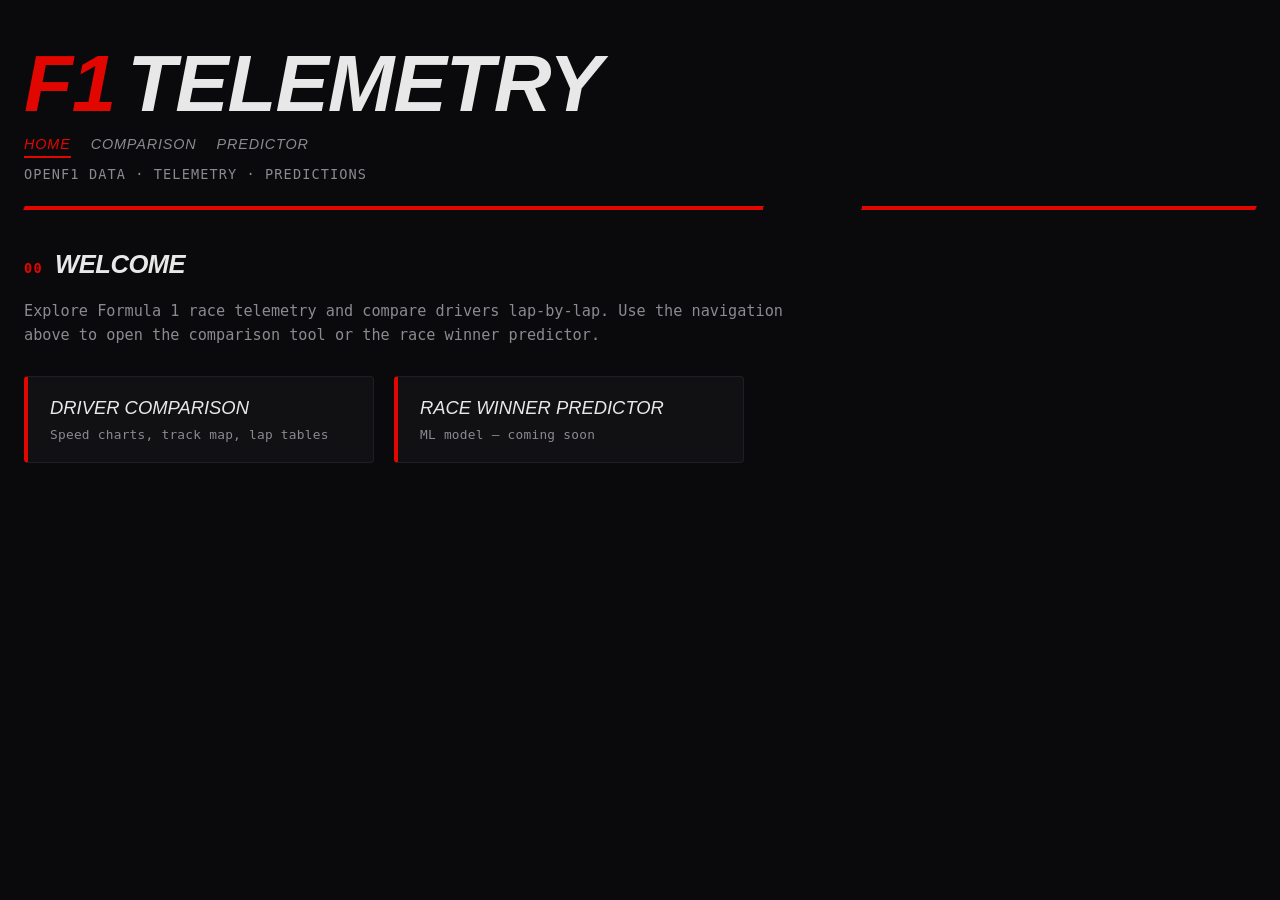
<file: index.html>
<!DOCTYPE html>
<html lang="en">
<head>
    <meta charset="UTF-8">
    <meta name="viewport" content="width=device-width, initial-scale=1.0">
    <title>F1 Telemetry — Home</title>
    <link rel="stylesheet" href="css/style.css">
</head>
<body>
    <header class="site-header">
        <div class="wordmark">
            <span class="wordmark-f1">F1</span><span class="wordmark-rest">TELEMETRY</span>
        </div>
        <nav class="main-nav">
            <a href="index.html" class="main-nav__link main-nav__link--active">Home</a>
            <a href="comparison.html" class="main-nav__link">Comparison</a>
            <a href="predictor.html" class="main-nav__link">Predictor</a>
        </nav>
        <p class="subhead">OpenF1 data · telemetry · predictions</p>
    </header>

    <div class="sector-rule" aria-hidden="true"></div>

    <main>
        <section class="home-hero">
            <div class="section-label">
                <span class="section-index">00</span>
                <h2>Welcome</h2>
            </div>
            <p class="home-lead">
                Explore Formula 1 race telemetry and compare drivers lap-by-lap.
                Use the navigation above to open the comparison tool or the race winner predictor.
            </p>
            <div class="home-links">
                <a href="comparison.html" class="home-card">
                    <span class="home-card__title">Driver comparison</span>
                    <span class="home-card__desc">Speed charts, track map, lap tables</span>
                </a>
                <a href="predictor.html" class="home-card">
                    <span class="home-card__title">Race winner predictor</span>
                    <span class="home-card__desc">ML model — coming soon</span>
                </a>
            </div>
        </section>
    </main>
</body>
</html>
</file>
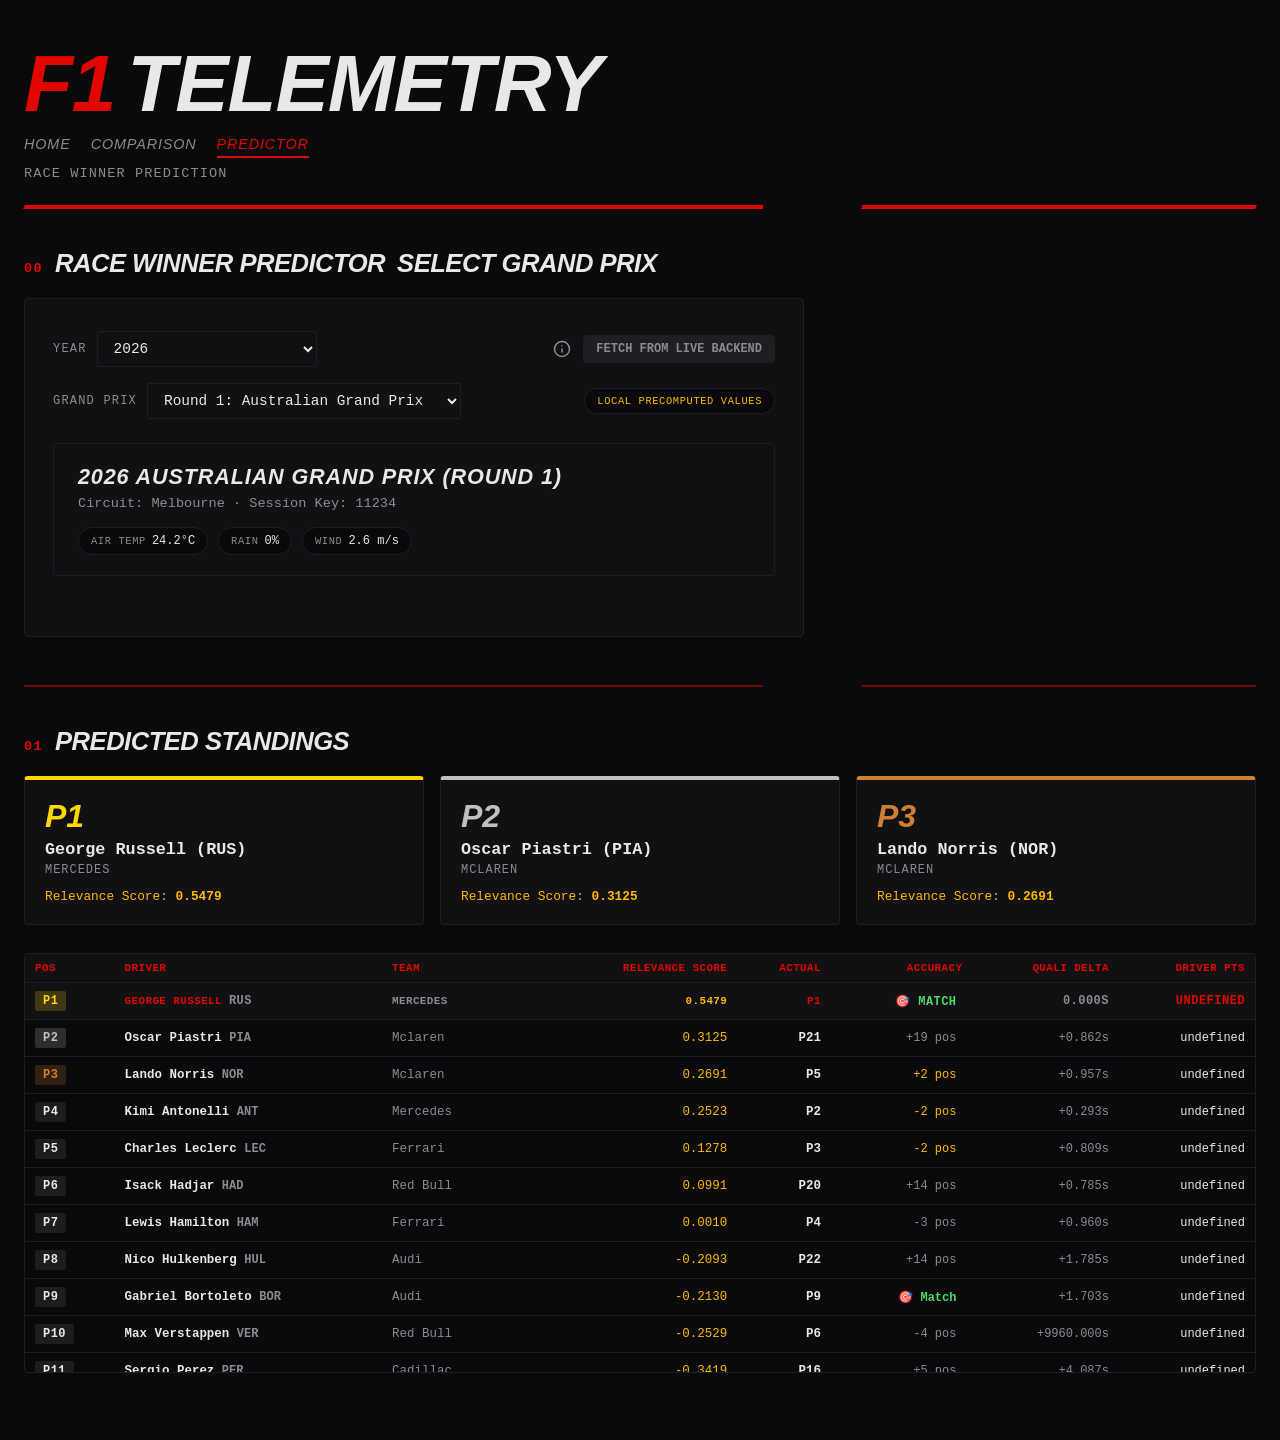
<file: predictor.html>
<!DOCTYPE html>
<html lang="en">
<head>
    <meta charset="UTF-8">
    <meta name="viewport" content="width=device-width, initial-scale=1.0">
    <title>F1 Telemetry — Predictor</title>
    <link rel="stylesheet" href="css/style.css">
</head>
<body>
    <script src="js/pages/predictor.js" type="module"></script>

    <header class="site-header">
        <div class="wordmark">
            <span class="wordmark-f1">F1</span><span class="wordmark-rest">TELEMETRY</span>
        </div>
        <nav class="main-nav">
            <a href="index.html" class="main-nav__link">Home</a>
            <a href="comparison.html" class="main-nav__link">Comparison</a>
            <a href="predictor.html" class="main-nav__link main-nav__link--active">Predictor</a>
        </nav>
        <p class="subhead">Race winner prediction</p>
    </header>

    <div class="sector-rule" aria-hidden="true"></div>

    <main>
        <section class="predictor-section">
            <div class="section-label">
                <span class="section-index">00</span>
                <h2>Race winner predictor</h2>
                <h2>Select Grand Prix</h2>
            </div>

            <div class="predictor-panel">            
                <style>
                .tooltip-container { position: relative; display: flex; align-items: center; justify-content: center; cursor: help; color: var(--text-dim); transition: color 0.2s; }
                .tooltip-container:hover { color: var(--text); }
                .tooltip-text { visibility: hidden; width: 280px; background-color: var(--panel); color: var(--text); text-align: left; border-radius: 6px; padding: 12px; position: absolute; z-index: 10; top: 150%; right: 0; border: 1px solid var(--panel-line); font-size: 0.75rem; font-family: var(--font-mono); line-height: 1.4; box-shadow: 0 4px 12px rgba(0,0,0,0.5); opacity: 0; transition: opacity 0.2s; text-transform: none; font-weight: normal; }
                .tooltip-container:hover .tooltip-text { visibility: visible; opacity: 1; }
                </style>
                <div class="predictor-selector-bar" style="flex-direction: column; align-items: stretch; gap: 16px;">
                    <!-- Row 1: Year and Toggle -->
                    <div style="display: flex; justify-content: space-between; align-items: center; width: 100%;">
                        <div class="driver-select">
                            <label for="predictorYearSelect">YEAR</label>
                            <select id="predictorYearSelect" aria-label="Select Season Year"></select>
                        </div>
                        <div style="display: flex; align-items: center; gap: 12px;">
                            <div class="tooltip-container">
                                <svg xmlns="http://www.w3.org/2000/svg" width="18" height="18" viewBox="0 0 24 24" fill="none" stroke="currentColor" stroke-width="2" stroke-linecap="round" stroke-linejoin="round"><circle cx="12" cy="12" r="10"></circle><line x1="12" y1="16" x2="12" y2="12"></line><line x1="12" y1="8" x2="12.01" y2="8"></line></svg>
                                <span class="tooltip-text">The free Render backend winds down after 15 minutes of inactivity. It may take 1-2 minutes to boot back up. Use this button to instantly view precomputed values while waiting!</span>
                            </div>
                            <button id="dataSourceToggleBtn" style="padding: 6px 12px; border-radius: 4px; border: 1px solid var(--panel-line); font-family: var(--font-mono); font-size: 0.75rem; font-weight: 700; cursor: pointer; transition: all 0.2s; background: var(--panel-line); color: var(--text-dim);">LOADING...</button>
                        </div>
                    </div>
                    
                    <!-- Row 2: Race and Status -->
                    <div style="display: flex; justify-content: space-between; align-items: center; width: 100%;">
                        <div class="driver-select">
                            <label for="predictorRaceSelect">GRAND PRIX</label>
                            <select id="predictorRaceSelect" aria-label="Select Grand Prix"></select>
                        </div>
                        <span id="predictorStatusBadge" class="weather-pill">
                            <span id="predictorStatusText" class="weather-pill__label">MODEL</span>
                        </span>
                    </div>
                </div>

                <div id="raceMetaCard" class="predictor-meta-card" style="display: none;">
                    <div class="predictor-meta-info">
                        <h3 id="raceTitle">Bahrain Grand Prix</h3>
                        <p id="raceCircuit" class="predictor-meta-details">Sakhir International Circuit</p>
                    </div>
                    <div id="raceWeather" class="predictor-weather-pills">
                        <!-- Populated dynamically -->
                    </div>
                </div>
            </div>
        </section>

        <div class="sector-rule sector-rule--thin" aria-hidden="true"></div>

        <section class="standings-section">
            <div class="section-label">
                <span class="section-index">01</span>
                <h2>Predicted Standings</h2>
            </div>

            <div id="podiumGrid" class="podium-grid">
                <!-- P1, P2, P3 cards populated dynamically -->
            </div>

            <div class="table-scroll">
                <table id="standingsTable">
                    <thead>
                        <tr>
                            <th style="text-align: left;">POS</th>
                            <th style="text-align: left;">DRIVER</th>
                            <th style="text-align: left;">TEAM</th>
                            <th>RELEVANCE SCORE</th>
                            <th>ACTUAL</th>
                            <th>ACCURACY</th>
                            <th>QUALI DELTA</th>
                            <th>DRIVER PTS</th>
                        </tr>
                    </thead>
                    <tbody id="standingsTableBody">
                        <!-- Populated dynamically -->
                    </tbody>
                </table>
            </div>
        </section>
    </main>

    <div id="alertDock" class="alert-dock" aria-live="polite">
        <div id="backendLoadingAlert" class="alert-cube alert-cube--info" hidden>
            <p class="alert-cube__text">Connecting to the Predictor backend... this may take up to 50s if the server is starting up.</p>
        </div>
    </div>
</body>
</html>
</file>
<file: css/style.css>
/* ---------- Tokens ---------- */
:root {
    --bg: #0a0a0c;
    --panel: #111114;
    --panel-line: #1e1e24;
    --text: #e8e8e8;
    --text-dim: #8a8a90;
    --red: #e10600;
    --amber: #ffb800;
    --max-color: #4da6ff;
    --lewis-color: #e10600;

    --font-display: 'Arial Narrow', 'Helvetica Neue Condensed', sans-serif;
    --font-mono: 'Consolas', 'SF Mono', 'Roboto Mono', monospace;
}

* {
    box-sizing: border-box;
}

body {
    background: var(--bg);
    color: var(--text);
    font-family: var(--font-mono);
    margin: 0;
    padding: 0 24px 64px;
}

/* ---------- Header / wordmark ---------- */
.site-header {
    padding: 48px 0 24px;
}

.wordmark {
    font-family: var(--font-display);
    font-weight: 900;
    font-style: italic;
    letter-spacing: -1px;
    line-height: 0.9;
    font-size: clamp(2.5rem, 7vw, 5rem);
    text-transform: uppercase;
}

.wordmark-f1 {
    color: var(--red);
    margin-right: 0.15em;
}

.wordmark-rest {
    color: var(--text);
}

.subhead {
    font-family: var(--font-mono);
    color: var(--text-dim);
    font-size: 0.85rem;
    letter-spacing: 0.08em;
    text-transform: uppercase;
    margin: 8px 0 0;
}

/* ---------- Navigation ---------- */
.main-nav {
    display: flex;
    gap: 20px;
    margin-top: 16px;
    flex-wrap: wrap;
}

.main-nav__link {
    font-family: var(--font-display);
    font-style: italic;
    text-transform: uppercase;
    font-size: 0.9rem;
    letter-spacing: 0.06em;
    color: var(--text-dim);
    text-decoration: none;
    padding-bottom: 4px;
    border-bottom: 2px solid transparent;
}

.main-nav__link:hover {
    color: var(--text);
}

.main-nav__link--active {
    color: var(--red);
    border-bottom-color: var(--red);
}

/* ---------- Home page ---------- */
.home-lead {
    color: var(--text-dim);
    font-size: 0.95rem;
    line-height: 1.6;
    max-width: 780px;
    margin: 0 0 28px;
}

.home-links {
    display: grid;
    grid-template-columns: repeat(auto-fit, minmax(260px, 1fr));
    gap: 20px;
    max-width: 720px;
}

.home-card {
    display: flex;
    flex-direction: column;
    gap: 8px;
    background: var(--panel);
    border: 1px solid var(--panel-line);
    border-left: 4px solid var(--red);
    border-radius: 4px;
    padding: 20px 22px;
    text-decoration: none;
    color: var(--text);
    transition: border-color 0.15s ease;
}

.home-card:hover {
    border-left-color: var(--amber);
}

.home-card__title {
    font-family: var(--font-display);
    font-style: italic;
    text-transform: uppercase;
    font-size: 1.15rem;
}

.home-card__desc {
    font-size: 0.8rem;
    color: var(--text-dim);
    letter-spacing: 0.02em;
}

/* ---------- Predictor page ---------- */
.predictor-panel {
    background: var(--panel);
    border: 1px solid var(--panel-line);
    border-radius: 4px;
    padding: 32px 28px;
    max-width: 780px;
}

.predictor-placeholder {
    font-size: 0.95rem;
    line-height: 1.55;
    margin: 0 0 16px;
}

.predictor-hint {
    font-size: 0.78rem;
    color: var(--text-dim);
    margin: 0;
}

.predictor-hint code {
    color: var(--amber);
    font-size: 0.75rem;
}

/* Predictor interactive elements */
.predictor-selector-bar {
    display: flex;
    align-items: center;
    gap: 16px;
    flex-wrap: wrap;
    margin-bottom: 24px;
}

.predictor-meta-card {
    background: var(--panel);
    border: 1px solid var(--panel-line);
    border-radius: 4px;
    padding: 20px 24px;
    margin-bottom: 28px;
    display: flex;
    justify-content: space-between;
    align-items: center;
    flex-wrap: wrap;
    gap: 16px;
}

.predictor-meta-info h3 {
    margin: 0 0 6px;
    font-family: var(--font-display);
    font-style: italic;
    text-transform: uppercase;
    font-size: 1.35rem;
    letter-spacing: 0.04em;
    color: var(--text);
}

.predictor-meta-details {
    color: var(--text-dim);
    font-size: 0.85rem;
    margin: 0;
}

.predictor-weather-pills {
    display: flex;
    gap: 10px;
    flex-wrap: wrap;
}

.weather-pill {
    background: var(--bg);
    border: 1px solid var(--panel-line);
    border-radius: 20px;
    padding: 6px 12px;
    font-size: 0.75rem;
    color: var(--text);
    display: flex;
    align-items: center;
    gap: 6px;
}

.weather-pill__label {
    color: var(--text-dim);
    text-transform: uppercase;
    font-size: 0.65rem;
    letter-spacing: 0.06em;
}

/* Podium Cards */
.podium-grid {
    display: grid;
    grid-template-columns: repeat(3, 1fr);
    gap: 16px;
    margin-bottom: 28px;
}

@media (max-width: 768px) {
    .podium-grid {
        grid-template-columns: 1fr;
    }
}

.podium-card {
    background: var(--panel);
    border: 1px solid var(--panel-line);
    border-radius: 4px;
    padding: 20px;
    position: relative;
    overflow: hidden;
    transition: transform 0.15s ease, border-color 0.15s ease;
}

.podium-card:hover {
    transform: translateY(-2px);
}

.podium-card--p1 {
    border-top: 4px solid #ffd700;
}

.podium-card--p2 {
    border-top: 4px solid #c0c0c0;
}

.podium-card--p3 {
    border-top: 4px solid #cd7f32;
}

.podium-card__rank {
    font-family: var(--font-display);
    font-weight: 900;
    font-style: italic;
    font-size: 2rem;
    line-height: 1;
    margin-bottom: 8px;
}

.podium-card--p1 .podium-card__rank { color: #ffd700; }
.podium-card--p2 .podium-card__rank { color: #c0c0c0; }
.podium-card--p3 .podium-card__rank { color: #cd7f32; }

.podium-card__name {
    font-size: 1.05rem;
    font-weight: 700;
    margin: 0 0 4px;
    color: var(--text);
}

.podium-card__team {
    font-size: 0.75rem;
    color: var(--text-dim);
    text-transform: uppercase;
    letter-spacing: 0.08em;
    margin: 0 0 12px;
}

.podium-card__score {
    font-size: 0.8rem;
    color: var(--amber);
}

.pos-tag {
    display: inline-block;
    padding: 3px 8px;
    border-radius: 2px;
    font-weight: 700;
    font-size: 0.75rem;
    letter-spacing: 0.04em;
    text-transform: uppercase;
}

.pos-tag--p1 { background: rgba(255, 215, 0, 0.2); color: #ffd700; }
.pos-tag--p2 { background: rgba(192, 192, 192, 0.2); color: #c0c0c0; }
.pos-tag--p3 { background: rgba(205, 127, 50, 0.2); color: #cd7f32; }
.pos-tag--default { background: rgba(255, 255, 255, 0.08); color: var(--text); }

.delta-tag {
    font-size: 0.75rem;
    padding: 2px 6px;
    border-radius: 2px;
}

.delta-tag--exact {
    color: #4cd964;
    font-weight: 700;
}

.delta-tag--close {
    color: var(--amber);
}

.delta-tag--far {
    color: var(--text-dim);
}

/* ---------- Sector rule (signature element) ---------- */
.sector-rule {
    height: 4px;
    background: linear-gradient(90deg, var(--red) 0%, var(--red) 60%, transparent 60%, transparent 68%, var(--red) 68%, var(--red) 100%);
    transform: skewX(-25deg);
    margin: 0 0 40px;
}

.sector-rule--thin {
    height: 2px;
    opacity: 0.5;
    margin: 48px 0 40px;
}

/* ---------- Section labels ---------- */
.section-label {
    display: flex;
    align-items: baseline;
    gap: 12px;
    margin-bottom: 20px;
}

.section-index {
    font-family: var(--font-mono);
    color: var(--red);
    font-weight: 700;
    font-size: 0.85rem;
    letter-spacing: 0.1em;
}

.section-label h2 {
    font-family: var(--font-display);
    font-style: italic;
    text-transform: uppercase;
    letter-spacing: -0.02em;
    font-size: 1.6rem;
    margin: 0;
}

/* ---------- Lap picker ---------- */
.lap-picker {
    display: flex;
    align-items: center;
    gap: 10px;
    margin-bottom: 20px;
}

.lap-picker label {
    font-size: 0.75rem;
    letter-spacing: 0.1em;
    color: var(--text-dim);
}

.lap-picker select {
    background: var(--panel);
    color: var(--text);
    border: 1px solid var(--panel-line);
    border-radius: 2px;
    padding: 8px 12px;
    font-family: var(--font-mono);
    font-size: 0.9rem;
    cursor: pointer;
}

.lap-picker select:focus-visible {
    outline: 2px solid var(--amber);
    outline-offset: 2px;
}

/* ---------- Session + driver selectors ---------- */
.session-select-bar,
.driver-select-bar {
    display: flex;
    align-items: center;
    gap: 16px;
    flex-wrap: wrap;
}

.session-select-bar {
    margin-bottom: 16px;
}

.driver-select {
    display: flex;
    align-items: center;
    gap: 10px;
}

.driver-select label {
    font-size: 0.75rem;
    letter-spacing: 0.1em;
    color: var(--text-dim);
}

.driver-select select {
    background: var(--panel);
    color: var(--text);
    border: 1px solid var(--panel-line);
    border-radius: 2px;
    padding: 8px 12px;
    font-family: var(--font-mono);
    font-size: 0.9rem;
    cursor: pointer;
    min-width: 220px;
}

#loadComparisonBtn {
    background: var(--red);
    color: #fff;
    border: none;
    border-radius: 2px;
    padding: 10px 20px;
    font-family: var(--font-display);
    font-style: italic;
    text-transform: uppercase;
    letter-spacing: 0.04em;
    font-size: 0.95rem;
    cursor: pointer;
}

#loadComparisonBtn:disabled {
    background: var(--panel-line);
    color: var(--text-dim);
    cursor: not-allowed;
}

.select-warning {
    color: var(--amber);
    font-size: 0.8rem;
}

/* ---------- Telemetry Stage (3-Column Layout: Driver A + Loop | Track Map | Driver B) ---------- */
.telemetry-stage-row {
    display: flex;
    flex-direction: row;
    align-items: stretch;
    justify-content: space-between;
    gap: 16px;
    margin-bottom: 24px;
    width: 100%;
}

.stage-wing {
    flex: 0 0 240px;
    width: 240px;
    min-width: 210px;
    display: flex;
    flex-direction: column;
}

.stage-wing--left {
    justify-content: space-between;
    gap: 14px;
}

.stage-wing--right {
    justify-content: flex-start;
    gap: 14px;
}

.driver-readout-card {
    background: var(--panel);
    border: 1px solid var(--panel-line);
    border-left: 4px solid var(--text-dim);
    border-radius: 4px;
    padding: 14px;
    display: flex;
    flex-direction: column;
    gap: 12px;
    box-sizing: border-box;
}

.readout-header {
    display: flex;
    align-items: center;
    gap: 12px;
    border-bottom: 1px solid var(--panel-line);
    padding-bottom: 10px;
}

.readout-headshot-wrap {
    width: 46px;
    height: 46px;
    border-radius: 4px;
    background: #09090b;
    border: 1px solid var(--panel-line);
    overflow: hidden;
    flex-shrink: 0;
    display: flex;
    align-items: center;
    justify-content: center;
}

.readout-headshot {
    width: 100%;
    height: 100%;
    object-fit: cover;
    object-position: top center;
    display: block;
}

.readout-identity {
    display: flex;
    flex-direction: column;
    min-width: 0;
    gap: 2px;
}

.readout-name {
    font-family: var(--font-display);
    font-style: italic;
    font-weight: 700;
    font-size: 0.95rem;
    letter-spacing: 0.03em;
    text-transform: uppercase;
    white-space: nowrap;
    overflow: hidden;
    text-overflow: ellipsis;
}

.readout-team {
    font-family: var(--font-mono);
    font-size: 0.68rem;
    color: var(--text-dim);
    letter-spacing: 0.05em;
    text-transform: uppercase;
    white-space: nowrap;
    overflow: hidden;
    text-overflow: ellipsis;
}

.readout-stats-list {
    display: flex;
    flex-direction: column;
    gap: 6px;
}

.readout-stat-row {
    display: flex;
    justify-content: space-between;
    align-items: center;
    background: #0d0d10;
    border: 1px solid #1a1a20;
    border-radius: 3px;
    padding: 5px 10px;
}

.readout-stat-label {
    font-family: var(--font-mono);
    font-size: 0.65rem;
    font-weight: 700;
    color: var(--text-dim);
    letter-spacing: 0.08em;
}

.readout-stat-value {
    font-family: var(--font-mono);
    font-size: 0.82rem;
    font-weight: 700;
    color: var(--text);
    letter-spacing: 0.03em;
}

.readout-stat-value small {
    font-size: 0.65rem;
    color: var(--text-dim);
    font-weight: 400;
}

/* ---------- Centered Track Box ---------- */
.track-center-box {
    background: var(--panel);
    border: 1px solid var(--panel-line);
    border-radius: 4px;
    padding: 16px 20px 20px 20px;
    position: relative;
    flex: 1 1 0;
    min-width: 0;
    margin: 0;
    display: flex;
    flex-direction: column;
    box-sizing: border-box;
}

.track-header {
    display: flex;
    justify-content: space-between;
    align-items: center;
    margin-bottom: 12px;
}

.track-title {
    font-family: var(--font-display);
    font-style: italic;
    text-transform: uppercase;
    font-size: 1.05rem;
    letter-spacing: 0.04em;
    color: var(--text);
}

.track-center-box .track-wrap {
    position: relative;
    flex: 1;
    min-height: 350px;
    height: 350px;
    padding: 0;
    overflow: hidden;
    display: flex;
    align-items: center;
    justify-content: center;
}

.track-center-box .track-wrap svg.track-svg {
    width: 100%;
    height: 100%;
    max-height: 350px;
    display: block;
    background: transparent;
    border: none;
}

/* ---------- Scrubber Loop Widget (Bottom of Left Wing) ---------- */
.scrubber-slot {
    display: flex;
    justify-content: center;
    width: 100%;
    margin-top: auto;
}

.scrubber-loop-wrap {
    position: relative;
    background: rgba(14, 14, 18, 0.95);
    border: 1px solid var(--panel-line);
    border-radius: 28px;
    padding: 6px 14px;
    display: inline-flex;
    align-items: center;
    justify-content: center;
    box-shadow: 0 4px 16px rgba(0, 0, 0, 0.6);
    user-select: none;
    -webkit-user-select: none;
    width: 100%;
    box-sizing: border-box;
}

.scrubber-svg-container {
    position: relative;
    width: 200px;
    height: 52px;
    margin: 0 auto;
}

.scrubber-svg-container svg {
    width: 200px;
    height: 52px;
    display: block;
    overflow: visible;
}

.scrubber-center-ctrls {
    position: absolute;
    top: 50%;
    left: 50%;
    transform: translate(-50%, -50%);
    display: flex;
    align-items: center;
    gap: 3px;
    background: #0c0c0e;
    border: 1px solid var(--panel-line);
    border-radius: 14px;
    padding: 2px;
    z-index: 2;
}

.loop-driver-btn {
    background: transparent;
    border: none;
    color: var(--text-dim);
    font-family: var(--font-mono);
    font-weight: 700;
    font-size: 0.72rem;
    letter-spacing: 0.05em;
    padding: 3px 8px;
    border-radius: 12px;
    cursor: pointer;
    transition: all 0.15s ease;
}

.loop-driver-btn:hover {
    color: var(--text);
}

.loop-driver-btn--active {
    color: #000;
    font-weight: 900;
}

#scrubberKnob {
    cursor: grab;
    filter: drop-shadow(0 0 5px rgba(255, 255, 255, 0.6));
}

#scrubberKnob:active {
    cursor: grabbing;
}

/* ---------- Full-Width Charts Viewer Box (under track) ---------- */
.charts-viewer-box {
    background: var(--panel);
    border: 1px solid var(--panel-line);
    border-radius: 4px;
    padding: 12px 18px 16px 18px;
    margin-bottom: 24px;
}

.charts-viewer-header {
    display: flex;
    justify-content: space-between;
    align-items: center;
    margin-bottom: 10px;
    flex-wrap: wrap;
    gap: 10px;
    border-bottom: 1px solid var(--panel-line);
    padding-bottom: 8px;
}

.charts-viewer-header .lap-picker {
    margin-bottom: 0;
    gap: 8px;
}

.charts-viewer-header .lap-picker label {
    font-size: 0.7rem;
    letter-spacing: 0.08em;
}

.charts-viewer-header .lap-picker select {
    padding: 3px 8px;
    font-size: 0.78rem;
    height: 28px;
    background: #151518;
}

.chart-tab-bar {
    display: flex;
    gap: 6px;
    align-items: center;
    flex-wrap: wrap;
}

.chart-tab-btn {
    background: #151518;
    color: var(--text-dim);
    border: 1px solid var(--panel-line);
    border-radius: 3px;
    padding: 4px 10px;
    font-family: var(--font-mono);
    font-size: 0.72rem;
    font-weight: 700;
    letter-spacing: 0.05em;
    cursor: pointer;
    line-height: 1.2;
    transition: all 0.15s ease;
}

.chart-tab-btn:hover {
    color: var(--text);
    border-color: #3a3a42;
}

.chart-tab-btn--active {
    background: var(--red);
    color: #fff;
    border-color: var(--red);
}

.charts-scroll-box {
    height: 350px;
    overflow-y: auto;
    scroll-behavior: smooth;
    display: flex;
    flex-direction: column;
    gap: 28px;
    padding-right: 8px;
}

.charts-scroll-box::-webkit-scrollbar {
    width: 6px;
}

.charts-scroll-box::-webkit-scrollbar-track {
    background: var(--bg);
}

.charts-scroll-box::-webkit-scrollbar-thumb {
    background: var(--panel-line);
    border-radius: 3px;
}

.charts-scroll-box::-webkit-scrollbar-thumb:hover {
    background: #3a3a42;
}

.chart-tile-full {
    height: 310px;
    min-height: 310px;
    width: 100%;
    display: flex;
    flex-direction: column;
    position: relative;
    border-bottom: 1px solid #1a1a20;
    padding-bottom: 16px;
}

.chart-tile-full:last-child {
    border-bottom: none;
    padding-bottom: 0;
}

.tile-bar {
    display: flex;
    justify-content: space-between;
    align-items: center;
    margin-bottom: 8px;
}

.tile-bar .tile-title {
    font-family: var(--font-display);
    font-style: italic;
    text-transform: uppercase;
    font-size: 0.95rem;
    letter-spacing: 0.05em;
    color: var(--text);
}

.chart-canvas-wrap {
    position: relative;
    flex: 1;
    min-height: 0;
    width: 100%;
}

.chart-canvas-wrap canvas:not(.chart-overlay) {
    position: absolute;
    top: 0;
    left: 0;
    width: 100% !important;
    height: 100% !important;
}

.chart-overlay {
    position: absolute;
    top: 0;
    left: 0;
    width: 100%;
    height: 100%;
    pointer-events: none;
    z-index: 2;
}

/* ---------- Track SVG ---------- */
#trackContainer {
    user-select: none;
    -webkit-user-select: none;
}

.track-svg {
    background: var(--panel);
    border: 1px solid var(--panel-line);
    border-radius: 4px;
}

.track-base {
    stroke: #000000;
}

path.track-sector-1 {
    stroke: var(--red);
    fill: none;
}

path.track-sector-2 {
    stroke: #29c2ff;
    fill: none;
}

path.track-sector-3 {
    stroke: var(--amber);
    fill: none;
}

text.track-sector-1 {
    fill: var(--red);
}

text.track-sector-2 {
    fill: #29c2ff;
}

text.track-sector-3 {
    fill: var(--amber);
}

.sector-label {
    font-family: var(--font-display);
    font-style: italic;
    font-size: 13px;
    text-transform: uppercase;
    letter-spacing: 0.04em;
}

/* ---------- Circuit reference image ---------- */
.circuit-image-wrap {
    background: #000000;
    border: 1px solid var(--panel-line);
    border-radius: 4px;
    padding: 16px;
    margin: 24px 0;
    text-align: center;
}

.circuit-image {
    max-width: 100%;
    max-height: 260px;
    mix-blend-mode: screen;
}

/* ---------- Tables ---------- */
.tables-grid {
    display: flex;
    flex-direction: column;
    gap: 28px;
}

.driver-table h3 {
    display: flex;
    align-items: center;
    gap: 10px;
    font-family: var(--font-display);
    font-style: italic;
    text-transform: uppercase;
    font-size: 1.1rem;
    margin: 0 0 12px;
}

.driver-dot {
    width: 10px;
    height: 10px;
    border-radius: 50%;
    display: inline-block;
}

.driver-dot--max {
    background: var(--max-color);
}

.driver-dot--lewis {
    background: var(--lewis-color);
}

.table-scroll {
    max-height: 420px;
    overflow-y: auto;
    border: 1px solid var(--panel-line);
    border-radius: 4px;
}

table {
    border-collapse: collapse;
    width: 100%;
    font-size: 0.78rem;
}

thead, tr:first-child {
    position: sticky;
    top: 0;
}

th, td {
    padding: 8px 10px;
    text-align: right;
    white-space: nowrap;
    border-bottom: 1px solid var(--panel-line);
}

tr:first-child th, tr:first-child td {
    background: var(--panel);
    color: var(--red);
    font-weight: 700;
    text-transform: uppercase;
    letter-spacing: 0.04em;
    font-size: 0.68rem;
}

tbody tr:hover, tr:hover {
    background: rgba(255, 184, 0, 0.06);
}

/* Scrollbar (webkit) for the dark theme */
.table-scroll::-webkit-scrollbar {
    width: 8px;
}

.table-scroll::-webkit-scrollbar-track {
    background: var(--bg);
}

.table-scroll::-webkit-scrollbar-thumb {
    background: var(--panel-line);
    border-radius: 4px;
}

/* ---------- Session alert dock (bottom-left cubes) ---------- */
.alert-dock {
    position: fixed;
    bottom: 24px;
    left: 24px;
    z-index: 1000;
    display: flex;
    flex-direction: column;
    gap: 10px;
    max-width: min(340px, calc(100vw - 48px));
    pointer-events: none;
}

.alert-cube {
    pointer-events: auto;
    display: flex;
    align-items: flex-end;
    gap: 10px;
    background: var(--panel);
    border: 1px solid var(--panel-line);
    border-left: 4px solid var(--amber);
    border-radius: 3px;
    padding: 12px 12px 12px 14px;
    box-shadow:
        4px 4px 0 rgba(0, 0, 0, 0.35),
        0 10px 28px rgba(0, 0, 0, 0.45);
    transform: perspective(400px) rotateX(4deg);
    transform-origin: bottom right;
}

.alert-cube[hidden] {
    display: none;
}

.alert-cube--not-started {
    border-left-color: #29c2ff;
}

.alert-cube--in-progress {
    border-left-color: var(--amber);
}

.alert-cube--finished {
    border-left-color: var(--text-dim);
}

.alert-cube__text {
    flex: 1;
    margin: 0;
    font-size: 0.78rem;
    line-height: 1.45;
    color: var(--text);
    letter-spacing: 0.02em;
}

.alert-cube__close {
    flex-shrink: 0;
    width: 26px;
    height: 26px;
    border: 1px solid var(--panel-line);
    background: var(--bg);
    color: var(--text-dim);
    border-radius: 2px;
    cursor: pointer;
    font-family: var(--font-mono);
    font-size: 1.1rem;
    line-height: 1;
    padding: 0;
    display: flex;
    align-items: center;
    justify-content: center;
}

.alert-cube__close:hover {
    color: var(--text);
    border-color: var(--text-dim);
}

.alert-cube__close:focus-visible {
    outline: 2px solid var(--amber);
    outline-offset: 2px;
}
.alert-cube--error {
    border-left-color: var(--red);
    padding: 16px 16px 16px 18px;
}
.alert-cube--error .alert-cube__text {
    font-size: 0.85rem;
    font-weight: 600;
}

.alert-cube--info {
    border-left-color: #29c2ff;
}

@media (max-width: 1050px) {
    .stage-wing {
        flex: 0 0 210px;
        width: 210px;
        min-width: 190px;
    }
}

@media (max-width: 650px) {
    .telemetry-stage-row {
        flex-direction: column;
    }
    .stage-wing {
        flex: 1 1 auto;
        width: 100%;
    }
}
</file>
